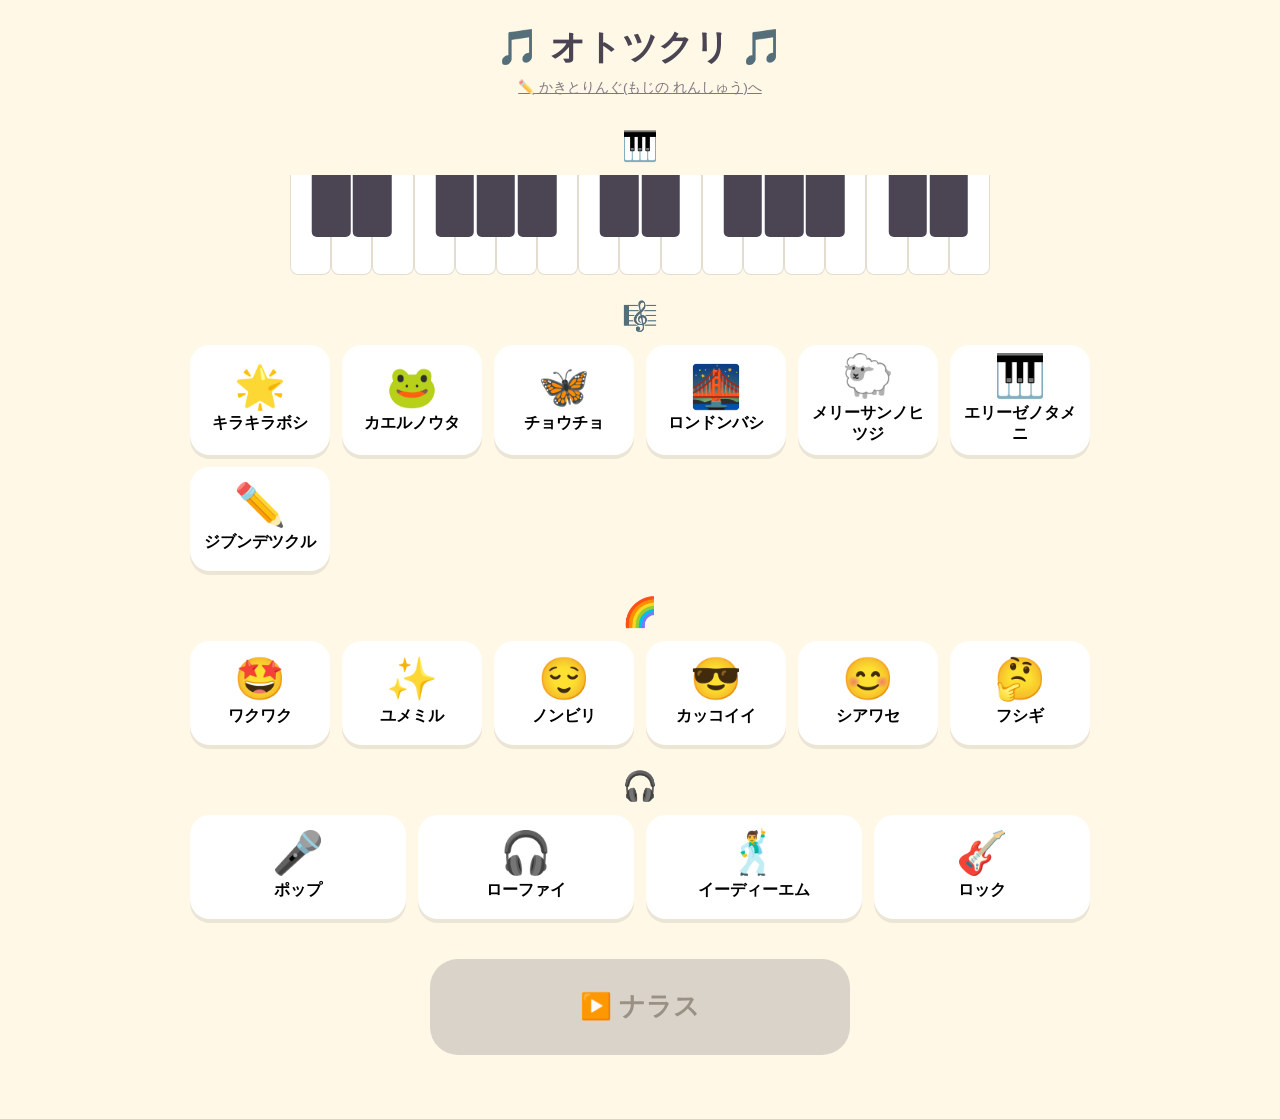
<file: index.html>
<!DOCTYPE html>
<html lang="ja">
<head>
<meta charset="UTF-8">
<meta name="viewport" content="width=device-width, initial-scale=1, user-scalable=no">
<title>オトツクリ</title>
<link rel="stylesheet" href="css/style.css">
</head>
<body>

<header>
  <h1>🎵 オトツクリ 🎵</h1>
  <a href="kakitori/index.html" class="nav-link">✏️ かきとりんぐ(もじの れんしゅう)へ</a>
</header>

<main>
  <section id="pianoSection">
    <h2>🎹</h2>
    <div id="pianoKeyboard" class="piano">
      <div class="piano-white-row">
        <div class="key key-white" data-pitch="C3"></div>
        <div class="key key-white" data-pitch="D3"></div>
        <div class="key key-white" data-pitch="E3"></div>
        <div class="key key-white" data-pitch="F3"></div>
        <div class="key key-white" data-pitch="G3"></div>
        <div class="key key-white" data-pitch="A3"></div>
        <div class="key key-white" data-pitch="B3"></div>
        <div class="key key-white" data-pitch="C4"></div>
        <div class="key key-white" data-pitch="D4"></div>
        <div class="key key-white" data-pitch="E4"></div>
        <div class="key key-white" data-pitch="F4"></div>
        <div class="key key-white" data-pitch="G4"></div>
        <div class="key key-white" data-pitch="A4"></div>
        <div class="key key-white" data-pitch="B4"></div>
        <div class="key key-white" data-pitch="C5"></div>
        <div class="key key-white" data-pitch="D5"></div>
        <div class="key key-white" data-pitch="E5"></div>
      </div>
      <div class="piano-black-row">
        <div class="key key-black" data-pitch="C#3" style="left:5.88%"></div>
        <div class="key key-black" data-pitch="D#3" style="left:11.76%"></div>
        <div class="key key-black" data-pitch="F#3" style="left:23.53%"></div>
        <div class="key key-black" data-pitch="G#3" style="left:29.41%"></div>
        <div class="key key-black" data-pitch="A#3" style="left:35.29%"></div>
        <div class="key key-black" data-pitch="C#4" style="left:47.06%"></div>
        <div class="key key-black" data-pitch="D#4" style="left:52.94%"></div>
        <div class="key key-black" data-pitch="F#4" style="left:64.71%"></div>
        <div class="key key-black" data-pitch="G#4" style="left:70.59%"></div>
        <div class="key key-black" data-pitch="A#4" style="left:76.47%"></div>
        <div class="key key-black" data-pitch="C#5" style="left:88.24%"></div>
        <div class="key key-black" data-pitch="D#5" style="left:94.12%"></div>
      </div>
    </div>
  </section>

  <section id="phraseSection">
    <h2>🎼</h2>
    <div class="grid">
      <button class="card phrase-card" data-phrase="kirakira">
        <span class="emoji">🌟</span><span class="label">キラキラボシ</span>
      </button>
      <button class="card phrase-card" data-phrase="kaeru">
        <span class="emoji">🐸</span><span class="label">カエルノウタ</span>
      </button>
      <button class="card phrase-card" data-phrase="chocho">
        <span class="emoji">🦋</span><span class="label">チョウチョ</span>
      </button>
      <button class="card phrase-card" data-phrase="london">
        <span class="emoji">🌉</span><span class="label">ロンドンバシ</span>
      </button>
      <button class="card phrase-card" data-phrase="mary">
        <span class="emoji">🐑</span><span class="label">メリーサンノヒツジ</span>
      </button>
      <button class="card phrase-card" data-phrase="elise">
        <span class="emoji">🎹</span><span class="label">エリーゼノタメニ</span>
      </button>
      <button class="card phrase-card" data-phrase="custom">
        <span class="emoji">✏️</span><span class="label">ジブンデツクル</span>
      </button>
    </div>
  </section>

  <section id="moodSection">
    <h2>🌈</h2>
    <div class="grid">
      <button class="card mood-card" data-mood="wakuwaku">
        <span class="emoji">🤩</span><span class="label">ワクワク</span>
      </button>
      <button class="card mood-card" data-mood="yumemiru">
        <span class="emoji">✨</span><span class="label">ユメミル</span>
      </button>
      <button class="card mood-card" data-mood="nonbiri">
        <span class="emoji">😌</span><span class="label">ノンビリ</span>
      </button>
      <button class="card mood-card" data-mood="kakkoii">
        <span class="emoji">😎</span><span class="label">カッコイイ</span>
      </button>
      <button class="card mood-card" data-mood="shiawase">
        <span class="emoji">😊</span><span class="label">シアワセ</span>
      </button>
      <button class="card mood-card" data-mood="fushigi">
        <span class="emoji">🤔</span><span class="label">フシギ</span>
      </button>
    </div>
  </section>

  <section id="styleSection">
    <h2>🎧</h2>
    <div class="grid">
      <button class="card style-card" data-style="pop">
        <span class="emoji">🎤</span><span class="label">ポップ</span>
      </button>
      <button class="card style-card" data-style="lofi">
        <span class="emoji">🎧</span><span class="label">ローファイ</span>
      </button>
      <button class="card style-card" data-style="edm">
        <span class="emoji">🕺</span><span class="label">イーディーエム</span>
      </button>
      <button class="card style-card" data-style="rock">
        <span class="emoji">🎸</span><span class="label">ロック</span>
      </button>
    </div>
  </section>

  <section id="composeSection" class="hidden">
    <h2>✏️</h2>
    <div class="pad-grid">
      <button class="pad pad-0" data-pitch="C4">ド</button>
      <button class="pad pad-1" data-pitch="D4">レ</button>
      <button class="pad pad-2" data-pitch="E4">ミ</button>
      <button class="pad pad-3" data-pitch="G4">ソ</button>
      <button class="pad pad-4" data-pitch="A4">ラ</button>
      <button class="pad pad-5" data-pitch="C5">ド↑</button>
    </div>
    <div id="noteStrip" class="note-strip"></div>
    <div class="compose-controls">
      <button id="undoBtn" class="small-btn">↩️ モドス</button>
      <button id="clearBtn" class="small-btn">🗑️ ケス</button>
    </div>
  </section>
</main>

<div class="transport">
  <button id="playBtn" class="transport-btn" disabled>▶️ ナラス</button>
</div>

<script src="js/data.js"></script>
<script src="js/audio.js"></script>
<script src="js/app.js"></script>
</body>
</html>
</file>
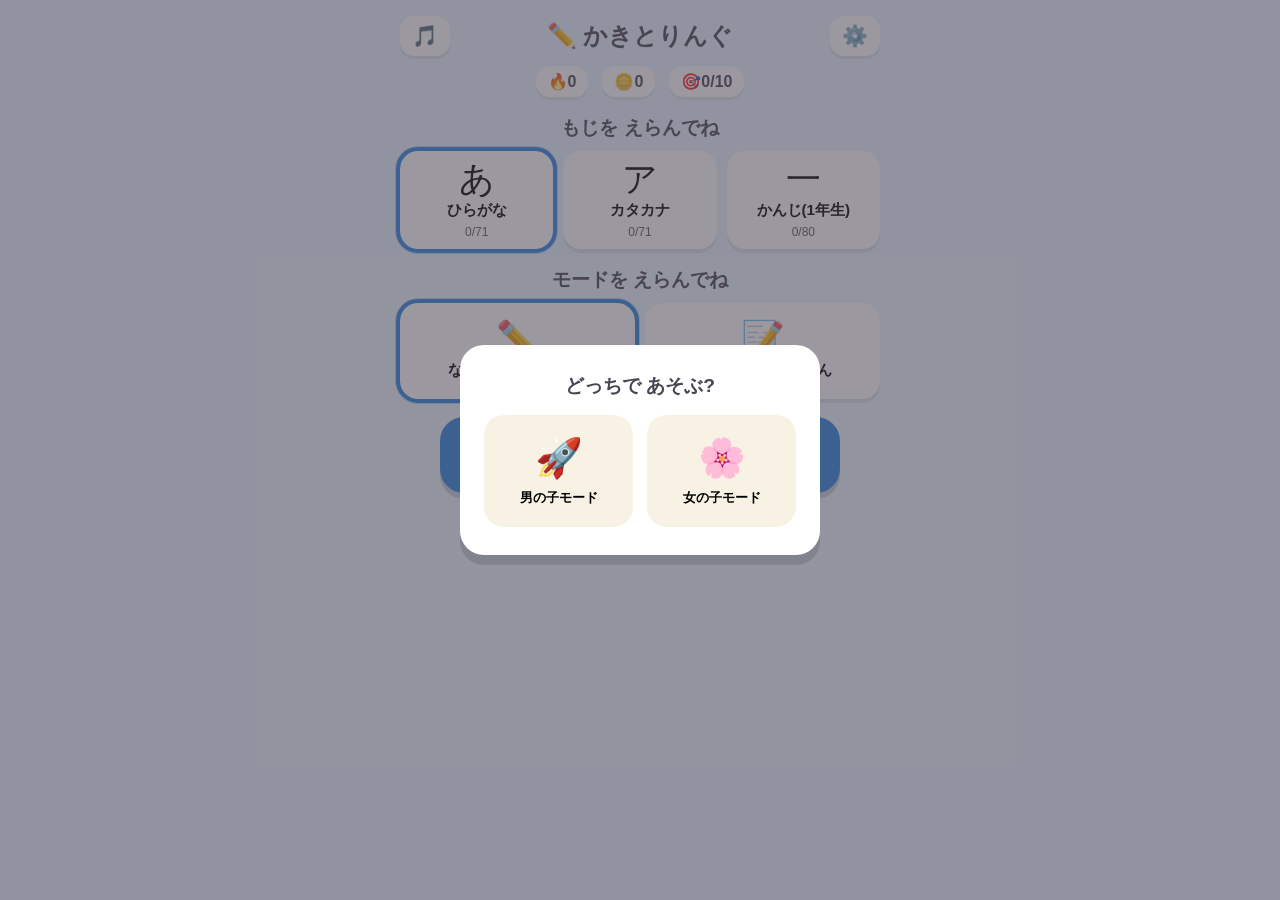
<file: kakitori/index.html>
<!DOCTYPE html>
<html lang="ja">
<head>
<meta charset="UTF-8">
<meta name="viewport" content="width=device-width, initial-scale=1, user-scalable=no">
<title>かきとりんぐ</title>
<link rel="stylesheet" href="css/style.css">
</head>
<body>

<div id="app">

  <div id="themePicker" class="overlay hidden">
    <div class="overlay-card">
      <h2>どっちで あそぶ?</h2>
      <div class="theme-choices">
        <button id="pickBoy" class="theme-btn theme-btn-boy">
          <span class="emoji">🚀</span><span class="label">男の子モード</span>
        </button>
        <button id="pickGirl" class="theme-btn theme-btn-girl">
          <span class="emoji">🌸</span><span class="label">女の子モード</span>
        </button>
      </div>
    </div>
  </div>

  <header class="topbar">
    <a href="../index.html" class="icon-btn" title="オトツクリへ">🎵</a>
    <h1>✏️ かきとりんぐ</h1>
    <button id="themeToggleBtn" class="icon-btn" title="モードきりかえ">⚙️</button>
  </header>

  <div class="stats-bar">
    <span class="stat" title="れんぞく にちすう">🔥<b id="statStreak">0</b></span>
    <span class="stat" title="コイン">🪙<b id="statCoins">0</b></span>
    <span class="stat quest" title="きょうの もくひょう">🎯<b id="statQuest">0/10</b></span>
  </div>

  <section id="screenMenu" class="screen">
    <h2>もじを えらんでね</h2>
    <div class="grid set-grid">
      <button class="card set-card selected" data-set="hiragana">
        <span class="emoji">あ</span><span class="label">ひらがな</span>
        <span class="progress-label" data-progress="hiragana">0/71</span>
      </button>
      <button class="card set-card" data-set="katakana">
        <span class="emoji">ア</span><span class="label">カタカナ</span>
        <span class="progress-label" data-progress="katakana">0/71</span>
      </button>
      <button class="card set-card" data-set="kanji">
        <span class="emoji">一</span><span class="label">かんじ(1年生)</span>
        <span class="progress-label" data-progress="kanji">0/80</span>
      </button>
    </div>

    <h2>モードを えらんでね</h2>
    <div class="grid mode-grid">
      <button class="card mode-card selected" data-mode="practice">
        <span class="emoji">✏️</span><span class="label">なぞって れんしゅう</span>
      </button>
      <button class="card mode-card" data-mode="test">
        <span class="emoji">📝</span><span class="label">テストに ちょうせん</span>
      </button>
    </div>

    <button id="startBtn" class="transport-btn">▶️ はじめる</button>
  </section>

  <section id="screenPractice" class="screen hidden">
    <div class="char-info">
      <div class="mascot-bubble">
        <span id="mascotEmoji" class="mascot-emoji">🚀</span>
        <p id="mascotText">なぞって かいてみよう!</p>
      </div>
      <div class="reading" id="practiceReading"></div>
      <div class="word-hint"><span id="practiceEmoji" class="word-emoji"></span><span id="practiceWord"></span></div>
    </div>
    <div class="canvas-wrap">
      <canvas id="practiceCanvas"></canvas>
      <div id="practiceFeedback" class="feedback-badge hidden"></div>
    </div>
    <div class="canvas-controls">
      <button id="demoBtn" class="small-btn">👀 おてほん</button>
      <button id="redoStrokeBtn" class="small-btn">↩️ もういちど</button>
    </div>
    <div class="session-progress"><div id="sessionBarPractice" class="session-bar-fill"></div></div>
    <button id="backToMenuFromPractice" class="link-btn">← メニューへ もどる</button>
  </section>

  <section id="screenTest" class="screen hidden">
    <div class="char-info">
      <div class="mascot-bubble">
        <span id="testMascotEmoji" class="mascot-emoji">🚀</span>
        <p id="testMascotText">おもいだして かいてみよう!</p>
      </div>
      <div class="reading" id="testReading"></div>
      <div class="word-hint"><span id="testEmoji" class="word-emoji"></span><span id="testWord"></span></div>
    </div>
    <div class="canvas-wrap">
      <canvas id="testCanvas"></canvas>
    </div>
    <div class="canvas-controls">
      <button id="hintBtn" class="small-btn">💡 ヒント</button>
      <button id="undoStrokeTestBtn" class="small-btn">↩️ ひとつ けす</button>
      <button id="clearTestBtn" class="small-btn">🗑️ ぜんぶ けす</button>
    </div>
    <button id="submitTestBtn" class="transport-btn">✅ これで けってい</button>
    <div class="session-progress"><div id="sessionBarTest" class="session-bar-fill"></div></div>
    <button id="backToMenuFromTest" class="link-btn">← メニューへ もどる</button>
  </section>

  <div id="resultOverlay" class="overlay hidden">
    <div class="overlay-card">
      <h2 id="resultTitle"></h2>
      <p id="resultDetail"></p>
      <button id="resultContinueBtn" class="transport-btn">つづける</button>
    </div>
  </div>

  <div id="questOverlay" class="overlay hidden">
    <div class="overlay-card">
      <h2>🎉 きょうの もくひょう たっせい!</h2>
      <p>ボーナス 🪙20 ゲット!また あした も がんばろう!</p>
      <button id="questContinueBtn" class="transport-btn">やったー!</button>
    </div>
  </div>

  <div id="sessionEndOverlay" class="overlay hidden">
    <div class="overlay-card">
      <h2 id="sessionEndTitle">よくがんばったね!</h2>
      <p id="sessionEndDetail"></p>
      <button id="sessionEndContinueBtn" class="transport-btn">もっと れんしゅう</button>
      <button id="sessionEndMenuBtn" class="link-btn">メニューへ もどる</button>
    </div>
  </div>

</div>

<script src="js/strokes-hiragana.js"></script>
<script src="js/strokes-katakana.js"></script>
<script src="js/strokes-kanji-g1.js"></script>
<script src="js/content-hiragana.js"></script>
<script src="js/content-katakana.js"></script>
<script src="js/content-kanji-g1.js"></script>
<script src="js/progress.js"></script>
<script src="js/canvas.js"></script>
<script src="js/scoring.js"></script>
<script src="js/game.js"></script>
</body>
</html>
</file>
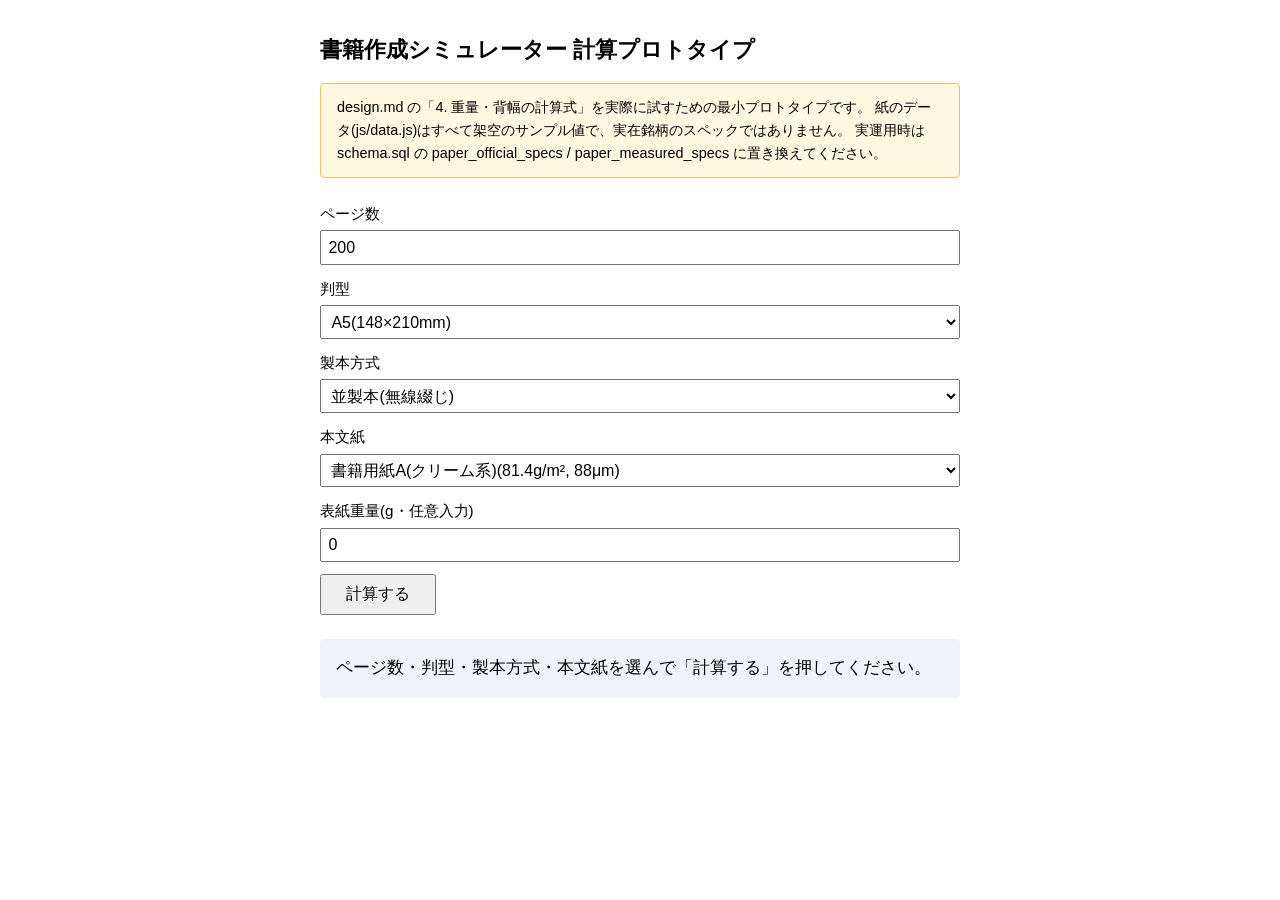
<file: paper-database/index.html>
<!doctype html>
<html lang="ja">
<head>
<meta charset="UTF-8">
<meta name="viewport" content="width=device-width, initial-scale=1.0">
<title>紙データベース 計算シミュレーター(プロトタイプ)</title>
<link rel="stylesheet" href="css/style.css">
</head>
<body>
<h1>書籍作成シミュレーター 計算プロトタイプ</h1>
<p class="notice">
  design.md の「4. 重量・背幅の計算式」を実際に試すための最小プロトタイプです。
  紙のデータ(js/data.js)はすべて架空のサンプル値で、実在銘柄のスペックではありません。
  実運用時は schema.sql の paper_official_specs / paper_measured_specs に置き換えてください。
</p>

<form id="calc-form">
  <label>ページ数
    <input type="number" id="page-count" value="200" min="1">
  </label>
  <label>判型
    <select id="trim-size"></select>
  </label>
  <label>製本方式
    <select id="binding-type"></select>
  </label>
  <label>本文紙
    <select id="paper"></select>
  </label>
  <label>表紙重量(g・任意入力)
    <input type="number" id="cover-weight" value="0" min="0">
  </label>
  <button type="button" id="calc-button">計算する</button>
</form>

<div id="result">ページ数・判型・製本方式・本文紙を選んで「計算する」を押してください。</div>

<script src="js/data.js"></script>
<script src="js/calc.js"></script>
<script src="js/app.js"></script>
</body>
</html>
</file>
<file: css/style.css>
:root {
  --bg: #FFF8E7;
  --coral: #FF6B6B;
  --yellow: #FFD93D;
  --sky: #4FC3F7;
  --green: #6BCB77;
  --pink: #FF8FD8;
  --purple: #B388FF;
  --orange: #FFA451;
  --turquoise: #3FE0D0;
  --ink: #4A4453;
}

* {
  box-sizing: border-box;
}

body {
  margin: 0;
  padding: 0 16px 140px;
  background: var(--bg);
  color: var(--ink);
  font-family: "Hiragino Sans", "Yu Gothic", "Meiryo", sans-serif;
  text-align: center;
  touch-action: manipulation;
  -webkit-tap-highlight-color: transparent;
}

header {
  padding: 24px 0 8px;
}

header h1 {
  font-size: 2.2rem;
  margin: 0;
}

header .nav-link {
  display: inline-block;
  margin-top: 8px;
  font-size: 0.85rem;
  color: var(--ink);
  opacity: 0.7;
  text-decoration: underline;
}

main {
  max-width: 900px;
  margin: 0 auto;
}

section {
  margin: 24px 0;
}

section h2 {
  font-size: 1.8rem;
  margin: 0 0 12px;
}

.grid {
  display: grid;
  grid-template-columns: repeat(auto-fit, minmax(120px, 1fr));
  gap: 12px;
}

.card {
  min-height: 104px;
  border: none;
  border-radius: 20px;
  background: #ffffff;
  box-shadow: 0 4px 0 rgba(0, 0, 0, 0.08);
  display: flex;
  flex-direction: column;
  align-items: center;
  justify-content: center;
  gap: 6px;
  cursor: pointer;
  padding: 10px;
  transition: transform 0.15s ease, box-shadow 0.15s ease;
}

.card:active {
  transform: scale(0.96);
}

.card .emoji {
  font-size: 2.6rem;
  line-height: 1;
}

.card .label {
  font-size: 1rem;
  font-weight: bold;
}

.piano {
  position: relative;
  max-width: 700px;
  margin: 0 auto;
  user-select: none;
}

.piano-white-row {
  display: flex;
  position: relative;
  z-index: 1;
}

.key-white {
  flex: 1 0 0;
  height: 100px;
  box-sizing: border-box;
  background: #ffffff;
  border: 1px solid #e3ddcf;
  border-top: none;
  border-radius: 0 0 8px 8px;
  transition: background 0.08s ease, transform 0.08s ease, box-shadow 0.08s ease;
}

.piano-black-row {
  position: absolute;
  top: 0;
  left: 0;
  width: 100%;
  height: 62px;
  z-index: 2;
  pointer-events: none;
}

.key-black {
  position: absolute;
  top: 0;
  width: 5.5%;
  height: 100%;
  box-sizing: border-box;
  background: var(--ink);
  border-radius: 0 0 5px 5px;
  transform: translateX(-50%);
  transition: background 0.08s ease, transform 0.08s ease, box-shadow 0.08s ease;
}

.key-melody-active {
  background: var(--sky) !important;
  box-shadow: 0 0 10px 3px rgba(79, 195, 247, 0.6);
}

.key-chord-active {
  background: var(--pink) !important;
  box-shadow: 0 0 10px 3px rgba(255, 143, 216, 0.6);
}

.key-both-active {
  background: var(--purple) !important;
  box-shadow: 0 0 10px 3px rgba(179, 136, 255, 0.6);
}

.key-white.key-melody-active,
.key-white.key-chord-active,
.key-white.key-both-active {
  transform: scale(1.04);
}

.key-black.key-melody-active,
.key-black.key-chord-active,
.key-black.key-both-active {
  transform: translateX(-50%) scale(1.1);
}

.phrase-card.selected {
  outline: 5px solid var(--sky);
  transform: scale(1.05);
  box-shadow: 0 0 0 6px rgba(79, 195, 247, 0.35);
}

.mood-card.selected {
  outline: 5px solid var(--pink);
  transform: scale(1.05);
  box-shadow: 0 0 0 6px rgba(255, 143, 216, 0.35);
}

.style-card.selected {
  outline: 5px solid var(--green);
  transform: scale(1.05);
  box-shadow: 0 0 0 6px rgba(107, 203, 119, 0.35);
}

.hidden {
  display: none !important;
}

.pad-grid {
  display: grid;
  grid-template-columns: repeat(auto-fit, minmax(80px, 1fr));
  gap: 10px;
}

.pad {
  min-height: 96px;
  border: none;
  border-radius: 18px;
  font-size: 1.6rem;
  font-weight: bold;
  color: #fff;
  cursor: pointer;
  box-shadow: 0 4px 0 rgba(0, 0, 0, 0.15);
}

.pad:active {
  transform: translateY(3px);
  box-shadow: none;
}

.pad-0 { background: var(--coral); }
.pad-1 { background: var(--orange); }
.pad-2 { background: var(--yellow); color: var(--ink); }
.pad-3 { background: var(--green); }
.pad-4 { background: var(--sky); }
.pad-5 { background: var(--purple); }

.note-strip {
  min-height: 32px;
  display: flex;
  flex-wrap: wrap;
  gap: 6px;
  justify-content: center;
  margin: 14px 0;
}

.dot {
  width: 22px;
  height: 22px;
  border-radius: 50%;
  display: inline-block;
}

.dot-0 { background: var(--coral); }
.dot-1 { background: var(--orange); }
.dot-2 { background: var(--yellow); }
.dot-3 { background: var(--green); }
.dot-4 { background: var(--sky); }
.dot-5 { background: var(--purple); }

.compose-controls {
  display: flex;
  gap: 12px;
  justify-content: center;
  margin-top: 10px;
}

.small-btn {
  border: none;
  border-radius: 14px;
  background: #ffffff;
  padding: 12px 18px;
  font-size: 1.1rem;
  font-weight: bold;
  box-shadow: 0 3px 0 rgba(0, 0, 0, 0.08);
  cursor: pointer;
}

.small-btn:active {
  transform: translateY(2px);
  box-shadow: none;
}

.transport {
  position: sticky;
  bottom: 0;
  left: 0;
  right: 0;
  background: linear-gradient(180deg, rgba(255, 248, 231, 0), var(--bg) 30%);
  padding: 16px 0 24px;
}

.transport-btn {
  width: min(92%, 420px);
  min-height: 96px;
  border: none;
  border-radius: 28px;
  background: var(--coral);
  color: #fff;
  font-size: 1.6rem;
  font-weight: bold;
  box-shadow: 0 6px 0 rgba(0, 0, 0, 0.15);
  cursor: pointer;
}

.transport-btn:active {
  transform: translateY(4px);
  box-shadow: none;
}

.transport-btn:disabled {
  background: #d9d3c9;
  color: #9a9184;
  cursor: not-allowed;
  box-shadow: none;
}

@media (min-width: 900px) {
  body {
    padding-bottom: 40px;
  }
  .transport {
    position: static;
    background: none;
  }
}
</file>
<file: kakitori/css/style.css>
:root {
  --bg: #FDF6E9;
  --ink: #4A4453;
  --accent: #FF6B6B;
  --accent2: #4FC3F7;
  --good: #6BCB77;
  --ok: #FFD93D;
  --bad: #FF6B6B;
  --card-bg: #ffffff;
}

body.theme-boy {
  --bg: #EAF6FF;
  --accent: #2E86DE;
  --accent2: #2AD1B8;
  --card-bg: #ffffff;
}

body.theme-girl {
  --bg: #FFF0F7;
  --accent: #FF6FAE;
  --accent2: #B388FF;
  --card-bg: #ffffff;
}

* { box-sizing: border-box; }

body {
  margin: 0;
  padding: 0 16px 40px;
  background: var(--bg);
  color: var(--ink);
  font-family: "Hiragino Sans", "Yu Gothic", "Meiryo", sans-serif;
  text-align: center;
  touch-action: manipulation;
  -webkit-tap-highlight-color: transparent;
}

#app { max-width: 480px; margin: 0 auto; }

.topbar {
  display: flex;
  align-items: center;
  justify-content: space-between;
  padding: 16px 0 4px;
}

.topbar h1 { font-size: 1.5rem; margin: 0; }

.icon-btn {
  border: none;
  background: var(--card-bg);
  border-radius: 14px;
  font-size: 1.3rem;
  padding: 8px 12px;
  box-shadow: 0 3px 0 rgba(0,0,0,0.08);
  cursor: pointer;
  text-decoration: none;
}

.stats-bar {
  display: flex;
  justify-content: center;
  gap: 14px;
  margin: 6px 0 18px;
}

.stat {
  background: var(--card-bg);
  border-radius: 14px;
  padding: 6px 12px;
  font-size: 1rem;
  font-weight: bold;
  box-shadow: 0 3px 0 rgba(0,0,0,0.06);
}

.screen.hidden { display: none; }

h2 { font-size: 1.2rem; margin: 18px 0 10px; }

.grid {
  display: grid;
  grid-template-columns: repeat(auto-fit, minmax(120px, 1fr));
  gap: 10px;
}

.card {
  min-height: 96px;
  border: none;
  border-radius: 18px;
  background: var(--card-bg);
  box-shadow: 0 4px 0 rgba(0,0,0,0.08);
  display: flex;
  flex-direction: column;
  align-items: center;
  justify-content: center;
  gap: 4px;
  cursor: pointer;
  padding: 10px;
  transition: transform 0.15s ease, box-shadow 0.15s ease;
}

.card:active { transform: scale(0.96); }

.card .emoji { font-size: 2.2rem; line-height: 1; }
.card .label { font-size: 0.95rem; font-weight: bold; }
.card .progress-label { font-size: 0.75rem; opacity: 0.65; }

.card.selected {
  outline: 4px solid var(--accent);
  box-shadow: 0 0 0 5px color-mix(in srgb, var(--accent) 30%, transparent);
}

.transport-btn {
  width: min(92%, 400px);
  min-height: 76px;
  border: none;
  border-radius: 24px;
  background: var(--accent);
  color: #fff;
  font-size: 1.3rem;
  font-weight: bold;
  box-shadow: 0 6px 0 rgba(0,0,0,0.15);
  cursor: pointer;
  margin: 18px 0 8px;
}

.transport-btn:active { transform: translateY(4px); box-shadow: none; }
.transport-btn:disabled { background: #d9d3c9; color: #9a9184; cursor: not-allowed; box-shadow: none; }

.link-btn {
  display: block;
  margin: 10px auto 0;
  border: none;
  background: none;
  color: var(--ink);
  opacity: 0.65;
  font-size: 0.95rem;
  cursor: pointer;
  text-decoration: underline;
}

.char-info { margin: 8px 0 6px; }

.mascot-bubble {
  display: flex;
  align-items: center;
  gap: 10px;
  justify-content: center;
  margin-bottom: 6px;
}

.mascot-emoji { font-size: 2rem; }
.mascot-bubble p {
  background: var(--card-bg);
  border-radius: 14px;
  padding: 6px 12px;
  margin: 0;
  font-size: 0.9rem;
  box-shadow: 0 3px 0 rgba(0,0,0,0.06);
}

.reading { font-size: 1.1rem; font-weight: bold; margin: 4px 0; }

.word-hint {
  font-size: 1rem;
  display: flex;
  align-items: center;
  justify-content: center;
  gap: 6px;
  margin-bottom: 8px;
}

.word-emoji { font-size: 1.4rem; }

.canvas-wrap {
  position: relative;
  width: min(88vw, 340px);
  aspect-ratio: 1 / 1;
  margin: 0 auto;
  background: #ffffff;
  border-radius: 24px;
  box-shadow: 0 4px 0 rgba(0,0,0,0.08), inset 0 0 0 3px #eee2c8;
  overflow: hidden;
  touch-action: none;
}

#practiceCanvas, #testCanvas {
  width: 100%;
  height: 100%;
  display: block;
  touch-action: none;
}

.feedback-badge {
  position: absolute;
  top: 8px;
  left: 50%;
  transform: translateX(-50%);
  background: var(--card-bg);
  border-radius: 14px;
  padding: 6px 14px;
  font-weight: bold;
  font-size: 1rem;
  box-shadow: 0 3px 0 rgba(0,0,0,0.1);
  pointer-events: none;
}

.feedback-badge.hidden { display: none; }
.feedback-badge.tier-great { color: var(--good); }
.feedback-badge.tier-good { color: #4FA65A; }
.feedback-badge.tier-ok { color: #C79A00; }
.feedback-badge.tier-retry { color: var(--bad); }

.canvas-controls {
  display: flex;
  justify-content: center;
  gap: 10px;
  margin-top: 14px;
}

.small-btn {
  border: none;
  border-radius: 14px;
  background: var(--card-bg);
  padding: 10px 16px;
  font-size: 1rem;
  font-weight: bold;
  box-shadow: 0 3px 0 rgba(0,0,0,0.08);
  cursor: pointer;
}

.small-btn:active { transform: translateY(2px); box-shadow: none; }

.session-progress {
  width: min(88vw, 340px);
  height: 10px;
  background: #eee2c8;
  border-radius: 6px;
  margin: 16px auto 0;
  overflow: hidden;
}

.session-bar-fill {
  height: 100%;
  width: 0%;
  background: var(--accent2);
  transition: width 0.3s ease;
}

.overlay {
  position: fixed;
  inset: 0;
  background: rgba(74, 68, 83, 0.55);
  display: flex;
  align-items: center;
  justify-content: center;
  padding: 20px;
  z-index: 50;
}

.overlay.hidden { display: none; }

.overlay-card {
  background: var(--card-bg);
  border-radius: 24px;
  padding: 28px 24px;
  max-width: 360px;
  width: 100%;
  text-align: center;
  box-shadow: 0 10px 0 rgba(0,0,0,0.12);
}

.overlay-card h2 { margin-top: 0; }

.theme-choices {
  display: flex;
  gap: 14px;
  justify-content: center;
  margin-top: 16px;
}

.theme-btn {
  flex: 1;
  border: none;
  border-radius: 20px;
  background: #f7f2e4;
  padding: 20px 10px;
  display: flex;
  flex-direction: column;
  align-items: center;
  gap: 8px;
  cursor: pointer;
  font-weight: bold;
}

.theme-btn .emoji { font-size: 2.4rem; }
.theme-btn:active { transform: scale(0.96); }
.theme-btn-boy:hover, .theme-btn-boy:active { background: #EAF6FF; }
.theme-btn-girl:hover, .theme-btn-girl:active { background: #FFF0F7; }

@media (min-width: 480px) {
  body { padding-bottom: 60px; }
}
</file>
<file: paper-database/css/style.css>
body {
  font-family: "Hiragino Sans", "Yu Gothic", sans-serif;
  max-width: 640px;
  margin: 2rem auto;
  padding: 0 1rem;
  line-height: 1.6;
}

h1 {
  font-size: 1.4rem;
}

.notice {
  background: #fff8e1;
  border: 1px solid #e0c95b;
  border-radius: 4px;
  padding: 0.75rem 1rem;
  font-size: 0.9rem;
}

form {
  display: flex;
  flex-direction: column;
  gap: 0.75rem;
  margin: 1.5rem 0;
}

label {
  display: flex;
  flex-direction: column;
  gap: 0.25rem;
  font-size: 0.95rem;
}

input,
select {
  padding: 0.4rem;
  font-size: 1rem;
}

button {
  align-self: flex-start;
  padding: 0.5rem 1.5rem;
  font-size: 1rem;
  cursor: pointer;
}

#result {
  background: #f0f4f8;
  border-radius: 4px;
  padding: 1rem;
  font-size: 1.05rem;
}
</file>
